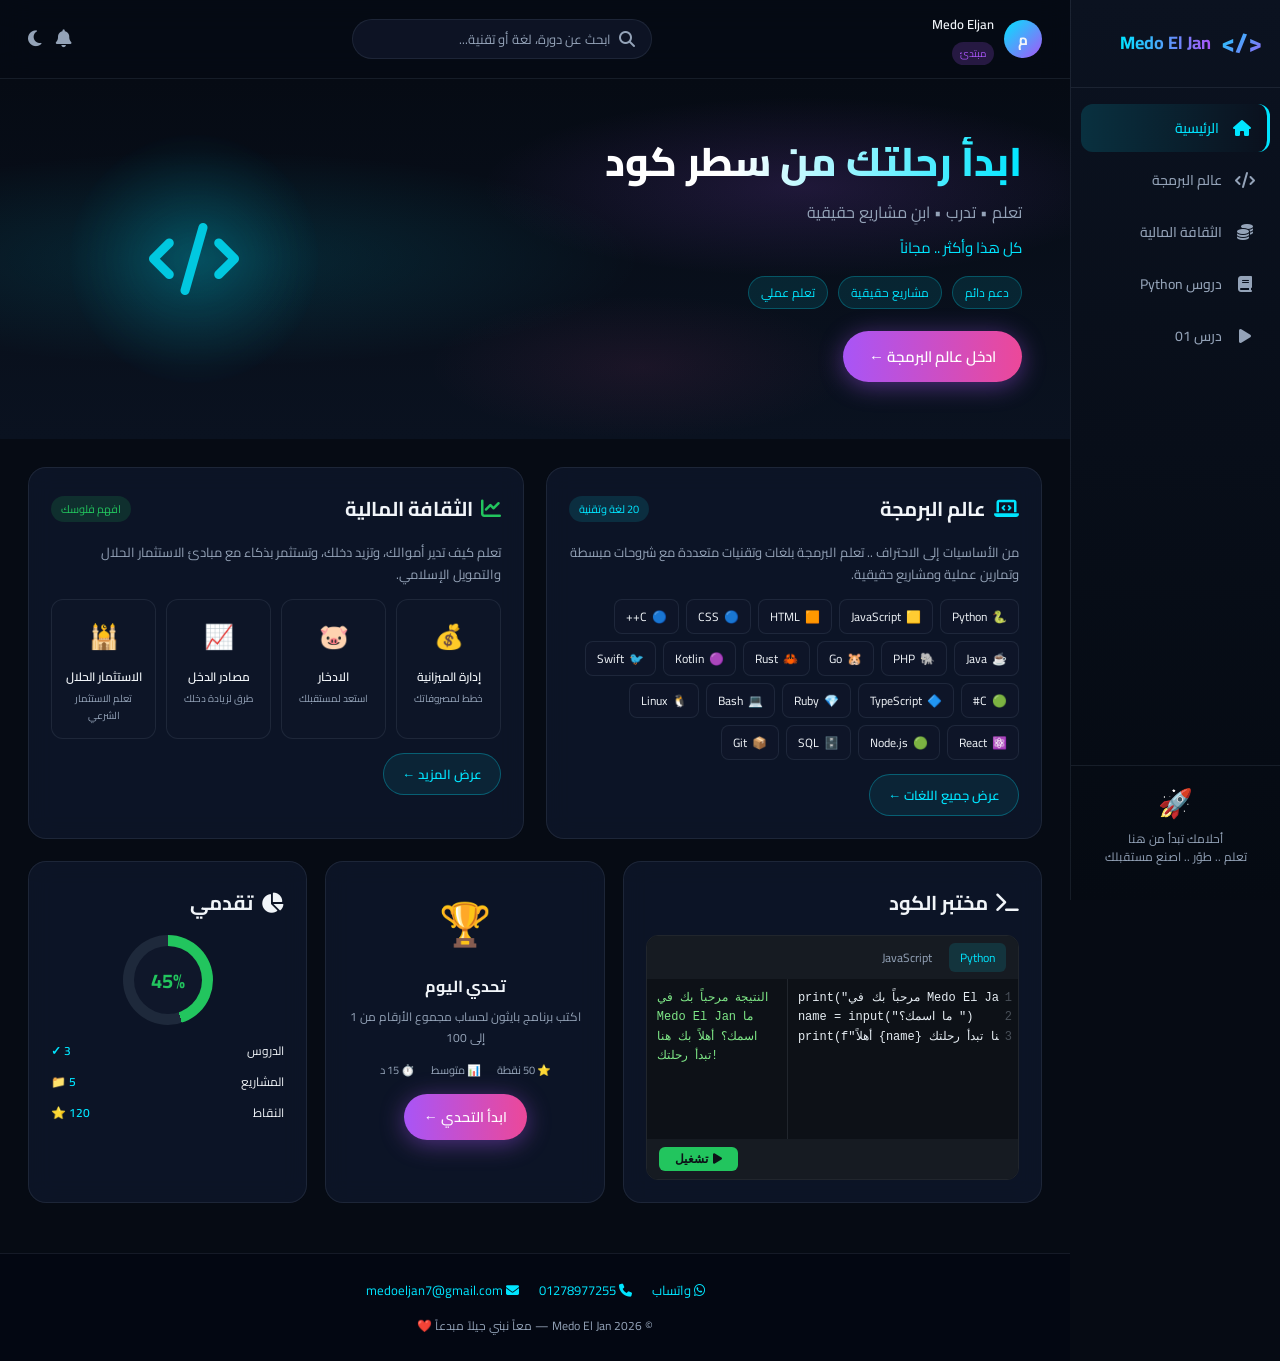
<file: index.html>
<!DOCTYPE html>
<html lang="ar" dir="rtl">
<head>
  <meta charset="UTF-8">
  <meta name="viewport" content="width=device-width, initial-scale=1.0">
  <title>Medo El Jan | منصة التعلم</title>
  <link rel="stylesheet" href="https://cdnjs.cloudflare.com/ajax/libs/font-awesome/6.5.0/css/all.min.css">
  <style>
/* Medo El Jan - High Fidelity Dark Neon UI */
@import url('https://fonts.googleapis.com/css2?family=Cairo:wght@300;400;500;600;700;800&display=swap');

:root {
  --bg: #060b14;
  --bg-card: rgba(15, 23, 42, 0.85);
  --bg-card-solid: #0f172a;
  --neon-cyan: #00e5ff;
  --neon-blue: #3b82f6;
  --neon-purple: #a855f7;
  --neon-pink: #ec4899;
  --neon-green: #22c55e;
  --neon-orange: #f59e0b;
  --text: #f1f5f9;
  --text-muted: #94a3b8;
  --border: rgba(148, 163, 184, 0.12);
  --sidebar-w: 210px;
  --radius: 18px;
}

* { margin: 0; padding: 0; box-sizing: border-box; }

html, body {
  font-family: 'Cairo', Tahoma, sans-serif;
  background: var(--bg) !important;
  color: var(--text) !important;
  direction: rtl;
  min-height: 100vh;
  overflow-x: hidden;
}

.sidebar {
  position: fixed; top: 0; right: 0;
  width: var(--sidebar-w); height: 100vh;
  background: linear-gradient(180deg, #0b1220 0%, #050a12 100%);
  border-left: 1px solid var(--border);
  display: flex; flex-direction: column; z-index: 1000; padding: 18px 0;
}
.sidebar-logo {
  display: flex; align-items: center; gap: 10px;
  padding: 0 18px 20px; border-bottom: 1px solid var(--border); margin-bottom: 16px;
}
.sidebar-logo .logo-icon {
  font-size: 26px; font-weight: 800;
  background: linear-gradient(135deg, #00e5ff, #a855f7);
  -webkit-background-clip: text; -webkit-text-fill-color: transparent;
}
.sidebar-logo .logo-text {
  font-size: 18px; font-weight: 700;
  background: linear-gradient(90deg, #00e5ff, #a855f7);
  -webkit-background-clip: text; -webkit-text-fill-color: transparent;
}
.sidebar-nav { flex: 1; display: flex; flex-direction: column; gap: 4px; padding: 0 10px; }
.nav-item {
  display: flex; align-items: center; gap: 12px;
  padding: 11px 14px; border-radius: 12px;
  color: var(--text-muted); text-decoration: none;
  font-size: 14px; font-weight: 500; transition: all 0.2s;
}
.nav-item:hover { background: rgba(0, 229, 255, 0.08); color: var(--neon-cyan); }
.nav-item.active {
  background: linear-gradient(90deg, rgba(0, 229, 255, 0.15), transparent);
  color: var(--neon-cyan); border-right: 3px solid var(--neon-cyan);
}
.nav-item i { width: 22px; text-align: center; font-size: 16px; }
.sidebar-bottom {
  padding: 16px; border-top: 1px solid var(--border);
  text-align: center; font-size: 12px; color: var(--text-muted); line-height: 1.5;
}
.sidebar-bottom .rocket { font-size: 28px; margin-bottom: 6px; }

.main-wrapper { margin-right: var(--sidebar-w); min-height: 100vh; display: flex; flex-direction: column; }

.top-header {
  display: flex; align-items: center; justify-content: space-between;
  padding: 12px 28px;
  background: rgba(6, 11, 20, 0.85); backdrop-filter: blur(16px);
  border-bottom: 1px solid var(--border); position: sticky; top: 0; z-index: 100;
}
.user-info { display: flex; align-items: center; gap: 10px; }
.user-avatar {
  width: 38px; height: 38px; border-radius: 50%;
  background: linear-gradient(135deg, #00e5ff, #a855f7);
  display: flex; align-items: center; justify-content: center; font-weight: 700; font-size: 15px;
}
.user-name { font-size: 13px; font-weight: 600; }
.user-badge { font-size: 10px; background: rgba(168, 85, 247, 0.2); color: var(--neon-purple); padding: 2px 8px; border-radius: 20px; }
.search-box {
  display: flex; align-items: center; gap: 8px;
  background: rgba(15, 23, 42, 0.8); border: 1px solid var(--border);
  border-radius: 50px; padding: 7px 16px; width: 300px;
}
.search-box input {
  background: none; border: none; outline: none;
  color: var(--text); font-family: inherit; font-size: 13px; width: 100%;
}
.search-box input::placeholder { color: var(--text-muted); }
.header-actions { display: flex; gap: 14px; }
.header-actions button { background: none; border: none; color: var(--text-muted); font-size: 18px; cursor: pointer; }
.header-actions button:hover { color: var(--neon-cyan); }

.hero {
  position: relative; height: 360px; overflow: hidden;
  display: flex; align-items: center; padding: 0 48px;
  background:
    radial-gradient(ellipse 80% 60% at 20% 50%, rgba(0, 229, 255, 0.12) 0%, transparent 50%),
    radial-gradient(ellipse 60% 50% at 75% 30%, rgba(168, 85, 247, 0.15) 0%, transparent 50%),
    radial-gradient(ellipse 40% 40% at 60% 80%, rgba(236, 72, 153, 0.08) 0%, transparent 50%),
    linear-gradient(180deg, #060b14 0%, #0a1220 100%);
}
.hero-content { position: relative; z-index: 2; max-width: 560px; }
.hero-content h1 {
  font-size: 40px; font-weight: 800; line-height: 1.25; margin-bottom: 10px;
  background: linear-gradient(90deg, #ffffff 30%, #00e5ff 100%);
  -webkit-background-clip: text; -webkit-text-fill-color: transparent;
}
.hero-content .subtitle { font-size: 16px; color: var(--text-muted); margin-bottom: 6px; }
.hero-tags { display: flex; gap: 10px; flex-wrap: wrap; margin: 14px 0 22px; }
.hero-tags span {
  background: rgba(0, 229, 255, 0.1); border: 1px solid rgba(0, 229, 255, 0.25);
  color: var(--neon-cyan); padding: 4px 12px; border-radius: 20px; font-size: 12px;
}
.btn-primary {
  display: inline-flex; align-items: center; gap: 8px;
  background: linear-gradient(90deg, #a855f7, #ec4899); color: #fff;
  padding: 11px 26px; border-radius: 50px; font-size: 15px; font-weight: 600;
  text-decoration: none; border: none; cursor: pointer;
  box-shadow: 0 4px 24px rgba(168, 85, 247, 0.45); transition: transform 0.2s, box-shadow 0.2s;
}
.btn-primary:hover { transform: translateY(-2px); box-shadow: 0 6px 30px rgba(168, 85, 247, 0.6); }
.btn-green { background: linear-gradient(90deg, #22c55e, #16a34a); box-shadow: 0 4px 24px rgba(34, 197, 94, 0.4); }
.btn-secondary {
  display: inline-flex; align-items: center; gap: 6px;
  background: rgba(0, 229, 255, 0.08); border: 1px solid rgba(0, 229, 255, 0.3);
  color: var(--neon-cyan); padding: 8px 18px; border-radius: 50px;
  font-size: 13px; font-weight: 600; text-decoration: none; transition: all 0.2s;
}
.btn-secondary:hover { background: rgba(0, 229, 255, 0.15); }
.hero-visual {
  position: absolute; left: 6%; top: 50%; transform: translateY(-50%);
  width: 260px; height: 260px; border-radius: 50%;
  background: radial-gradient(circle, rgba(0, 229, 255, 0.18) 0%, transparent 70%);
  display: flex; align-items: center; justify-content: center;
  font-size: 72px; color: var(--neon-cyan); opacity: 0.85;
  filter: drop-shadow(0 0 30px rgba(0, 229, 255, 0.3));
}

.content-area { padding: 28px; flex: 1; }
.section-grid { display: grid; grid-template-columns: 1fr 1fr; gap: 22px; margin-bottom: 22px; }
.card {
  background: var(--bg-card); border: 1px solid var(--border); border-radius: var(--radius);
  padding: 22px; backdrop-filter: blur(12px); transition: border-color 0.25s, box-shadow 0.25s;
}
.card:hover { border-color: rgba(0, 229, 255, 0.25); box-shadow: 0 8px 32px rgba(0, 0, 0, 0.35); }
.card-header { display: flex; align-items: center; justify-content: space-between; margin-bottom: 14px; }
.card-header h2 { font-size: 20px; font-weight: 700; display: flex; align-items: center; gap: 8px; }
.card-header .badge { background: rgba(0, 229, 255, 0.12); color: var(--neon-cyan); font-size: 11px; padding: 3px 10px; border-radius: 20px; }
.card p { color: var(--text-muted); font-size: 13px; line-height: 1.7; margin-bottom: 14px; }

.lang-pills { display: flex; flex-wrap: wrap; gap: 7px; margin-bottom: 14px; }
.lang-pill {
  display: flex; align-items: center; gap: 5px;
  background: rgba(15, 23, 42, 0.9); border: 1px solid var(--border);
  padding: 5px 11px; border-radius: 8px; font-size: 12px; color: var(--text);
  text-decoration: none; transition: all 0.2s;
}
.lang-pill:hover { border-color: var(--neon-cyan); background: rgba(0, 229, 255, 0.08); }

.finance-grid { display: grid; grid-template-columns: repeat(4, 1fr); gap: 10px; margin-bottom: 14px; }
.finance-item {
  background: rgba(15, 23, 42, 0.7); border: 1px solid var(--border); border-radius: 12px;
  padding: 14px 8px; text-align: center; transition: all 0.2s; cursor: pointer;
}
.finance-item:hover { border-color: var(--neon-green); background: rgba(34, 197, 94, 0.07); }
.finance-item .icon { font-size: 24px; margin-bottom: 6px; }
.finance-item h4 { font-size: 12px; font-weight: 600; margin-bottom: 2px; }
.finance-item p { font-size: 10px; color: var(--text-muted); margin: 0; }

.bottom-grid { display: grid; grid-template-columns: 1.5fr 1fr 1fr; gap: 18px; margin-bottom: 22px; }

.code-editor { background: #0d1117; border-radius: 12px; overflow: hidden; border: 1px solid #21262d; }
.code-tabs { display: flex; gap: 6px; background: #161b22; padding: 7px 12px; }
.code-tab { padding: 3px 11px; border-radius: 6px; font-size: 12px; cursor: pointer; color: var(--text-muted); }
.code-tab.active { background: rgba(0, 229, 255, 0.12); color: var(--neon-cyan); }
.code-body { display: flex; min-height: 160px; }
.code-lines {
  background: #0d1117; padding: 10px 6px; color: #484f58;
  font-family: 'Courier New', monospace; font-size: 12px; text-align: left; direction: ltr; user-select: none; line-height: 1.6;
}
.code-content {
  flex: 1; padding: 10px; font-family: 'Courier New', monospace; font-size: 12px; color: #e6edf3;
  direction: ltr; text-align: left; white-space: pre; overflow-x: auto; line-height: 1.6;
}
.code-output {
  width: 38%; background: #0d1117; border-right: 1px solid #21262d; padding: 10px;
  font-family: 'Courier New', monospace; font-size: 12px; color: #7ee787; direction: ltr; text-align: left; line-height: 1.6;
}
.code-run { display: flex; justify-content: flex-end; padding: 8px 12px; background: #161b22; }
.btn-run {
  background: var(--neon-green); color: #0d1117; border: none; padding: 5px 16px; border-radius: 6px;
  font-weight: 600; font-size: 12px; cursor: pointer; display: flex; align-items: center; gap: 5px;
}

.challenge-card { text-align: center; }
.challenge-card .trophy { font-size: 42px; margin-bottom: 8px; }
.challenge-card h3 { font-size: 16px; margin-bottom: 6px; }
.challenge-card p { font-size: 12px; margin-bottom: 12px; }
.challenge-meta { display: flex; justify-content: center; gap: 16px; margin-bottom: 14px; font-size: 11px; color: var(--text-muted); }

.progress-circle {
  width: 90px; height: 90px; border-radius: 50%;
  background: conic-gradient(var(--neon-green) 0% 45%, #1e293b 45% 100%);
  display: flex; align-items: center; justify-content: center; margin: 0 auto 14px; position: relative;
}
.progress-circle::before {
  content: ''; width: 68px; height: 68px; border-radius: 50%;
  background: var(--bg-card-solid); position: absolute;
}
.progress-circle span { position: relative; font-size: 20px; font-weight: 700; color: var(--neon-green); }
.progress-stats { display: flex; flex-direction: column; gap: 8px; }
.progress-stat { display: flex; justify-content: space-between; font-size: 12px; }
.progress-stat .value { font-weight: 600; color: var(--neon-cyan); }

.lang-paths { display: flex; gap: 10px; overflow-x: auto; padding: 8px 0 18px; scrollbar-width: thin; }
.lang-card {
  min-width: 100px; background: var(--bg-card); border: 1px solid var(--border); border-radius: 14px;
  padding: 14px 10px; text-align: center; cursor: pointer; transition: all 0.2s;
  text-decoration: none; color: inherit; flex-shrink: 0;
}
.lang-card:hover, .lang-card.active { border-color: var(--neon-cyan); background: rgba(0, 229, 255, 0.07); transform: translateY(-3px); }
.lang-card .lang-icon { font-size: 28px; margin-bottom: 6px; }
.lang-card h4 { font-size: 12px; font-weight: 600; }
.lang-card small { font-size: 10px; color: var(--text-muted); }

.lessons-list { display: grid; gap: 10px; }
.lesson-item {
  display: flex; align-items: center; gap: 14px;
  background: var(--bg-card); border: 1px solid var(--border); border-radius: 12px;
  padding: 14px 18px; transition: all 0.2s; text-decoration: none; color: inherit;
}
.lesson-item:hover { border-color: var(--neon-cyan); background: rgba(0, 229, 255, 0.04); }
.lesson-num {
  width: 36px; height: 36px; border-radius: 9px;
  background: rgba(0, 229, 255, 0.1); color: var(--neon-cyan);
  display: flex; align-items: center; justify-content: center; font-weight: 700; font-size: 13px; flex-shrink: 0;
}
.lesson-info { flex: 1; }
.lesson-info h4 { font-size: 14px; margin-bottom: 3px; }
.lesson-info p { font-size: 11px; color: var(--text-muted); margin: 0; }
.lesson-meta { display: flex; gap: 12px; font-size: 11px; color: var(--text-muted); }

.finance-topics { display: grid; grid-template-columns: repeat(auto-fill, minmax(150px, 1fr)); gap: 12px; margin-bottom: 26px; }
.topic-card {
  background: var(--bg-card); border: 1px solid var(--border); border-radius: 14px;
  padding: 18px 12px; text-align: center; transition: all 0.2s; cursor: pointer;
  text-decoration: none; color: inherit;
}
.topic-card:hover { border-color: var(--neon-green); transform: translateY(-3px); box-shadow: 0 6px 20px rgba(34, 197, 94, 0.12); }
.topic-card .icon { font-size: 28px; margin-bottom: 8px; }
.topic-card h4 { font-size: 13px; font-weight: 600; margin-bottom: 4px; }
.topic-card p { font-size: 11px; color: var(--text-muted); margin: 0; }

.widgets-row { display: grid; grid-template-columns: repeat(3, 1fr); gap: 16px; margin-bottom: 22px; }
.widget { background: var(--bg-card); border: 1px solid var(--border); border-radius: 14px; padding: 18px; }
.widget h3 { font-size: 14px; margin-bottom: 12px; display: flex; align-items: center; gap: 6px; }

.lesson-page { max-width: 880px; margin: 0 auto; padding: 28px; }
.lesson-header { margin-bottom: 24px; }
.lesson-header h1 { font-size: 26px; margin-bottom: 6px; }
.lesson-header .meta { display: flex; gap: 16px; color: var(--text-muted); font-size: 13px; }
.lesson-content {
  background: var(--bg-card); border: 1px solid var(--border); border-radius: 14px;
  padding: 28px; margin-bottom: 24px; line-height: 1.85; font-size: 15px;
}
.lesson-content h2 { color: var(--neon-cyan); margin: 20px 0 10px; font-size: 18px; }
.lesson-content h3 { color: var(--neon-purple); margin: 16px 0 8px; font-size: 16px; }
.lesson-content pre {
  background: #0d1117; padding: 14px; border-radius: 10px; direction: ltr; text-align: left;
  overflow-x: auto; margin: 14px 0; font-family: 'Courier New', monospace; font-size: 13px;
  border: 1px solid #21262d; line-height: 1.5;
}
.lesson-content code {
  background: rgba(0, 229, 255, 0.1); padding: 1px 5px; border-radius: 4px;
  font-family: 'Courier New', monospace; font-size: 13px; color: var(--neon-cyan);
}
.questions-section { background: var(--bg-card); border: 1px solid var(--border); border-radius: 14px; padding: 28px; }
.questions-section h2 { margin-bottom: 18px; color: var(--neon-orange); }
.question { margin-bottom: 20px; padding-bottom: 16px; border-bottom: 1px solid var(--border); }
.question:last-child { border-bottom: none; }
.question h4 { margin-bottom: 10px; font-size: 14px; }
.question label {
  display: block; padding: 7px 12px; background: rgba(15, 23, 42, 0.7); border-radius: 8px;
  margin-bottom: 6px; cursor: pointer; transition: all 0.15s; font-size: 13px;
}
.question label:hover { background: rgba(0, 229, 255, 0.08); }
.question input[type="radio"] { margin-left: 8px; }

.site-footer { background: #030712; border-top: 1px solid var(--border); padding: 24px; text-align: center; }
.footer-links { display: flex; justify-content: center; gap: 24px; margin-bottom: 14px; flex-wrap: wrap; }
.footer-links a { color: var(--text-muted); text-decoration: none; font-size: 13px; display: flex; align-items: center; gap: 5px; }
.footer-links a:hover { color: var(--neon-cyan); }
.footer-contact { display: flex; justify-content: center; gap: 20px; margin-bottom: 12px; flex-wrap: wrap; font-size: 13px; }
.footer-contact a { color: var(--neon-cyan); text-decoration: none; }
.footer-copy { color: var(--text-muted); font-size: 12px; }

@media (max-width: 1100px) {
  .section-grid, .bottom-grid, .widgets-row { grid-template-columns: 1fr; }
  .finance-grid { grid-template-columns: repeat(2, 1fr); }
  .hero-visual { display: none; }
}
@media (max-width: 768px) {
  .sidebar { width: 64px; }
  .sidebar-logo .logo-text, .nav-item span, .sidebar-bottom p { display: none; }
  .main-wrapper { margin-right: 64px; }
  .search-box { width: 160px; }
  .hero { padding: 0 18px; height: 280px; }
  .hero-content h1 { font-size: 26px; }
  .content-area { padding: 14px; }
}

  /* Extra for single-page */
  .page-section { display: none; }
  .page-section.active { display: block; }
  .sidebar { z-index: 1001; }
  </style>
</head>
<body>
  <!-- SIDEBAR -->
  <aside class="sidebar">
    <div class="sidebar-logo">
      <span class="logo-icon">&lt;/&gt;</span>
      <span class="logo-text">Medo El Jan</span>
    </div>
    <nav class="sidebar-nav">
      <a href="#" class="nav-item active" data-page="home"><i class="fas fa-home"></i> <span>الرئيسية</span></a>
      <a href="#" class="nav-item" data-page="programming"><i class="fas fa-code"></i> <span>عالم البرمجة</span></a>
      <a href="#" class="nav-item" data-page="finance"><i class="fas fa-coins"></i> <span>الثقافة المالية</span></a>
      <a href="#" class="nav-item" data-page="python"><i class="fas fa-book"></i> <span>دروس Python</span></a>
      <a href="#" class="nav-item" data-page="lesson1"><i class="fas fa-play"></i> <span>درس 01</span></a>
    </nav>
    <div class="sidebar-bottom">
      <div class="rocket">🚀</div>
      <p>أحلامك تبدأ من هنا<br>تعلم .. طوّر .. اصنع مستقبلك</p>
    </div>
  </aside>

  <div class="main-wrapper">
    <!-- HEADER -->
    <header class="top-header">
      <div class="user-info">
        <div class="user-avatar">م</div>
        <div>
          <div class="user-name">Medo Eljan</div>
          <span class="user-badge">مبتدئ</span>
        </div>
      </div>
      <div class="search-box">
        <i class="fas fa-search" style="color:var(--text-muted)"></i>
        <input type="text" placeholder="ابحث عن دورة، لغة أو تقنية...">
      </div>
      <div class="header-actions">
        <button><i class="fas fa-bell"></i></button>
        <button><i class="fas fa-moon"></i></button>
      </div>
    </header>

    <!-- ==================== HOME ==================== -->
    <div id="page-home" class="page-section active">
      <section class="hero">
        <div class="hero-content">
          <h1>ابدأ رحلتك من سطر كود</h1>
          <p class="subtitle">تعلم • تدرب • ابنِ مشاريع حقيقية</p>
          <p class="subtitle" style="font-size:15px;color:var(--neon-cyan)">كل هذا وأكثر .. مجاناً</p>
          <div class="hero-tags">
            <span>دعم دائم</span>
            <span>مشاريع حقيقية</span>
            <span>تعلم عملي</span>
          </div>
          <a href="#" class="btn-primary" data-page="programming">ادخل عالم البرمجة ←</a>
        </div>
        <div class="hero-visual"><i class="fas fa-code"></i></div>
      </section>

      <div class="content-area">
        <div class="section-grid">
          <div class="card">
            <div class="card-header">
              <h2><i class="fas fa-laptop-code" style="color:var(--neon-cyan)"></i> عالم البرمجة</h2>
              <span class="badge">20 لغة وتقنية</span>
            </div>
            <p>من الأساسيات إلى الاحتراف .. تعلم البرمجة بلغات وتقنيات متعددة مع شروحات مبسطة وتمارين عملية ومشاريع حقيقية.</p>
            <div class="lang-pills">
              <a href="#" class="lang-pill" data-page="python"><span>🐍</span> Python</a>
              <a href="#" class="lang-pill"><span>🟨</span> JavaScript</a>
              <a href="#" class="lang-pill"><span>🟧</span> HTML</a>
              <a href="#" class="lang-pill"><span>🔵</span> CSS</a>
              <a href="#" class="lang-pill"><span>🔵</span> C++</a>
              <a href="#" class="lang-pill"><span>☕</span> Java</a>
              <a href="#" class="lang-pill"><span>🐘</span> PHP</a>
              <a href="#" class="lang-pill"><span>🐹</span> Go</a>
              <a href="#" class="lang-pill"><span>🦀</span> Rust</a>
              <a href="#" class="lang-pill"><span>🟣</span> Kotlin</a>
              <a href="#" class="lang-pill"><span>🐦</span> Swift</a>
              <a href="#" class="lang-pill"><span>🟢</span> C#</a>
              <a href="#" class="lang-pill"><span>🔷</span> TypeScript</a>
              <a href="#" class="lang-pill"><span>💎</span> Ruby</a>
              <a href="#" class="lang-pill"><span>💻</span> Bash</a>
              <a href="#" class="lang-pill"><span>🐧</span> Linux</a>
              <a href="#" class="lang-pill"><span>⚛️</span> React</a>
              <a href="#" class="lang-pill"><span>🟢</span> Node.js</a>
              <a href="#" class="lang-pill"><span>🗄️</span> SQL</a>
              <a href="#" class="lang-pill"><span>📦</span> Git</a>
            </div>
            <a href="#" class="btn-secondary" data-page="programming">عرض جميع اللغات ←</a>
          </div>

          <div class="card">
            <div class="card-header">
              <h2><i class="fas fa-chart-line" style="color:var(--neon-green)"></i> الثقافة المالية</h2>
              <span class="badge" style="background:rgba(34,197,94,0.15);color:var(--neon-green)">افهم فلوسك</span>
            </div>
            <p>تعلم كيف تدير أموالك، وتزيد دخلك، وتستثمر بذكاء مع مبادئ الاستثمار الحلال والتمويل الإسلامي.</p>
            <div class="finance-grid">
              <div class="finance-item"><div class="icon">💰</div><h4>إدارة الميزانية</h4><p>خطط لمصروفاتك</p></div>
              <div class="finance-item"><div class="icon">🐷</div><h4>الادخار</h4><p>استعد لمستقبلك</p></div>
              <div class="finance-item"><div class="icon">📈</div><h4>مصادر الدخل</h4><p>طرق لزيادة دخلك</p></div>
              <div class="finance-item"><div class="icon">🕌</div><h4>الاستثمار الحلال</h4><p>تعلم الاستثمار الشرعي</p></div>
            </div>
            <a href="#" class="btn-secondary" data-page="finance">عرض المزيد ←</a>
          </div>
        </div>

        <div class="bottom-grid">
          <div class="card">
            <div class="card-header"><h2><i class="fas fa-terminal"></i> مختبر الكود</h2></div>
            <div class="code-editor">
              <div class="code-tabs"><span class="code-tab active">Python</span><span class="code-tab">JavaScript</span></div>
              <div class="code-body">
                <div class="code-lines">1<br>2<br>3</div>
                <div class="code-content">print("مرحباً بك في Medo El Jan")
name = input("ما اسمك؟ ")
print(f"أهلاً {name} هنا تبدأ رحلتك!")</div>
                <div class="code-output">النتيجة
مرحباً بك في Medo El Jan
ما اسمك؟
أهلاً بك هنا تبدأ رحلتك!</div>
              </div>
              <div class="code-run"><button class="btn-run"><i class="fas fa-play"></i> تشغيل</button></div>
            </div>
          </div>
          <div class="card challenge-card">
            <div class="trophy">🏆</div>
            <h3>تحدي اليوم</h3>
            <p>اكتب برنامج بايثون لحساب مجموع الأرقام من 1 إلى 100</p>
            <div class="challenge-meta"><span>⭐ 50 نقطة</span><span>📊 متوسط</span><span>⏱️ 15 د</span></div>
            <a href="#" class="btn-primary" data-page="python" style="font-size:14px;padding:10px 20px">ابدأ التحدي ←</a>
          </div>
          <div class="card">
            <div class="card-header"><h2><i class="fas fa-chart-pie"></i> تقدمي</h2></div>
            <div class="progress-circle"><span>45%</span></div>
            <div class="progress-stats">
              <div class="progress-stat"><span>الدروس</span><span class="value">3 ✓</span></div>
              <div class="progress-stat"><span>المشاريع</span><span class="value">5 📁</span></div>
              <div class="progress-stat"><span>النقاط</span><span class="value">120 ⭐</span></div>
            </div>
          </div>
        </div>
      </div>
    </div>

    <!-- ==================== PROGRAMMING ==================== -->
    <div id="page-programming" class="page-section">
      <section class="hero" style="height:300px">
        <div class="hero-content">
          <h1>عالم البرمجة</h1>
          <p class="subtitle">ابدأ من الصفر.. واكتب أول سطر كود</p>
          <div class="hero-tags"><span>دعم دائم</span><span>مشاريع حقيقية</span><span>تعلم عملي</span></div>
          <a href="#" class="btn-primary" data-page="python">ابدأ رحلتك ←</a>
        </div>
        <div class="hero-visual"><i class="fas fa-laptop-code"></i></div>
      </section>
      <div class="content-area">
        <h2 style="margin-bottom:8px;font-size:18px"><i class="fas fa-road" style="color:var(--neon-cyan)"></i> مسارات لغات البرمجة — 20 لغة</h2>
        <div class="lang-paths">
          <a href="#" class="lang-card active" data-page="python"><div class="lang-icon">🐍</div><h4>Python</h4><small>40 درس</small></a>
          <a href="#" class="lang-card"><div class="lang-icon">🟨</div><h4>JavaScript</h4><small>25 درس</small></a>
          <a href="#" class="lang-card"><div class="lang-icon">🟧</div><h4>HTML & CSS</h4><small>20 درس</small></a>
          <a href="#" class="lang-card"><div class="lang-icon">🔵</div><h4>C++</h4><small>30 درس</small></a>
          <a href="#" class="lang-card"><div class="lang-icon">☕</div><h4>Java</h4><small>28 درس</small></a>
          <a href="#" class="lang-card"><div class="lang-icon">🐘</div><h4>PHP</h4><small>22 درس</small></a>
          <a href="#" class="lang-card"><div class="lang-icon">🟣</div><h4>Kotlin</h4><small>18 درس</small></a>
          <a href="#" class="lang-card"><div class="lang-icon">🐹</div><h4>Go</h4><small>20 درس</small></a>
          <a href="#" class="lang-card"><div class="lang-icon">🦀</div><h4>Rust</h4><small>24 درس</small></a>
          <a href="#" class="lang-card"><div class="lang-icon">🐧</div><h4>Linux</h4><small>15 درس</small></a>
          <a href="#" class="lang-card"><div class="lang-icon">🗄️</div><h4>SQL</h4><small>16 درس</small></a>
          <a href="#" class="lang-card"><div class="lang-icon">🟢</div><h4>Node.js</h4><small>20 درس</small></a>
          <a href="#" class="lang-card"><div class="lang-icon">🐦</div><h4>Swift</h4><small>18 درس</small></a>
          <a href="#" class="lang-card"><div class="lang-icon">🟢</div><h4>C#</h4><small>22 درس</small></a>
          <a href="#" class="lang-card"><div class="lang-icon">🔷</div><h4>TypeScript</h4><small>18 درس</small></a>
          <a href="#" class="lang-card"><div class="lang-icon">💎</div><h4>Ruby</h4><small>16 درس</small></a>
          <a href="#" class="lang-card"><div class="lang-icon">💻</div><h4>Bash</h4><small>12 درس</small></a>
          <a href="#" class="lang-card"><div class="lang-icon">⚛️</div><h4>React</h4><small>25 درس</small></a>
          <a href="#" class="lang-card"><div class="lang-icon">📦</div><h4>Git</h4><small>10 درس</small></a>
          <a href="#" class="lang-card"><div class="lang-icon">📱</div><h4>Flutter</h4><small>20 درس</small></a>
        </div>
        <div style="margin-top:20px">
          <a href="#" class="btn-primary" data-page="python">ابدأ دروس Python (40 درس) ←</a>
        </div>
      </div>
    </div>

    <!-- ==================== FINANCE ==================== -->
    <div id="page-finance" class="page-section">
      <section class="hero" style="height:300px;background:radial-gradient(ellipse at 40% 50%,rgba(34,197,94,0.12) 0%,transparent 50%),linear-gradient(180deg,#060b14 0%,#0a1220 100%)">
        <div class="hero-content">
          <h1 style="background:linear-gradient(90deg,#fff,#22c55e);-webkit-background-clip:text;-webkit-text-fill-color:transparent">عالم الثقافة المالية</h1>
          <p class="subtitle">افهم فلوسك وابنِ مستقبلك</p>
          <p style="color:var(--text-muted);font-size:14px;margin:8px 0 16px">تعلم كيف تدير مصروفك .. ادخر بذكاء .. استثمر بوعي</p>
          <a href="#fin-lessons" class="btn-primary btn-green">ابدأ رحلتك الآن ←</a>
        </div>
        <div class="hero-visual" style="color:var(--neon-green)"><i class="fas fa-chart-line"></i></div>
      </section>
      <div class="content-area">
        <div class="finance-topics">
          <div class="topic-card"><div class="icon">🛡️</div><h4>احذر الاحتيال</h4><p>احمِ نفسك من النصب</p></div>
          <div class="topic-card"><div class="icon">⚠️</div><h4>فهم المخاطر</h4><p>تعرف على المخاطر المالية</p></div>
          <div class="topic-card"><div class="icon">🕌</div><h4>التمويل الإسلامي</h4><p>حلول متوافقة مع الشريعة</p></div>
          <div class="topic-card"><div class="icon">📊</div><h4>الاستثمار المسؤول</h4><p>استثمر بذكاء</p></div>
          <div class="topic-card"><div class="icon">💵</div><h4>مصادر الدخل</h4><p>طرق زيادة دخلك</p></div>
          <div class="topic-card"><div class="icon">📋</div><h4>الميزانية</h4><p>خطط لمصاريفك</p></div>
          <div class="topic-card"><div class="icon">👛</div><h4>إدارة المصروف</h4><p>تحكم في أموالك</p></div>
        </div>
        <div id="fin-lessons">
          <h2 style="margin-bottom:16px"><i class="fas fa-book-open" style="color:var(--neon-green)"></i> دروس الثقافة المالية</h2>
          <div class="lessons-list">
            <div class="lesson-item"><div class="lesson-num" style="background:rgba(34,197,94,0.15);color:var(--neon-green)">01</div><div class="lesson-info"><h4>مقدمة في الثقافة المالية</h4><p>لماذا يجب أن تتعلم إدارة أموالك</p></div></div>
            <div class="lesson-item"><div class="lesson-num" style="background:rgba(34,197,94,0.15);color:var(--neon-green)">02</div><div class="lesson-info"><h4>كيف تبدأ تحافظ على فلوسك (الادخار)</h4><p>قواعد الادخار الذهبية وقاعدة 50/30/20</p></div></div>
            <div class="lesson-item"><div class="lesson-num" style="background:rgba(34,197,94,0.15);color:var(--neon-green)">03</div><div class="lesson-info"><h4>إدارة الميزانية الشخصية</h4><p>كيف تسجل دخلك ومصروفاتك</p></div></div>
            <div class="lesson-item"><div class="lesson-num" style="background:rgba(34,197,94,0.15);color:var(--neon-green)">04</div><div class="lesson-info"><h4>إزاي تبدأ تستثمر فلوسك</h4><p>مفهوم الاستثمار وأول خطواتك</p></div></div>
            <div class="lesson-item"><div class="lesson-num" style="background:rgba(34,197,94,0.15);color:var(--neon-green)">05</div><div class="lesson-info"><h4>الاستثمار في الأسهم للمبتدئين</h4><p>ما هي الأسهم وكيف تشتري</p></div></div>
            <div class="lesson-item"><div class="lesson-num" style="background:rgba(34,197,94,0.15);color:var(--neon-green)">06</div><div class="lesson-info"><h4>مصادر الدخل الإضافي</h4><p>فريلانس وبيع منتجات</p></div></div>
            <div class="lesson-item"><div class="lesson-num" style="background:rgba(34,197,94,0.15);color:var(--neon-green)">07</div><div class="lesson-info"><h4>الاستثمار الحلال والتمويل الإسلامي</h4><p>مبادئ الشريعة والصكوك</p></div></div>
            <div class="lesson-item"><div class="lesson-num" style="background:rgba(34,197,94,0.15);color:var(--neon-green)">08</div><div class="lesson-info"><h4>احذر الاحتيال والنصب المالي</h4><p>أشهر طرق الاحتيال وكيف تحمي نفسك</p></div></div>
          </div>
        </div>
      </div>
    </div>

    <!-- ==================== PYTHON LESSONS LIST ==================== -->
    <div id="page-python" class="page-section">
      <div class="content-area">
        <h1 style="font-size:26px;margin-bottom:6px">🐍 مسار تعلم Python الكامل</h1>
        <p style="color:var(--text-muted);margin-bottom:20px">40 درس • كل درس ≈ 30 سطر شرح + 10 أسئلة • من الصفر حتى المتقدم</p>
        <div class="lessons-list">
          <a href="#" class="lesson-item" data-page="lesson1"><div class="lesson-num">01</div><div class="lesson-info"><h4>مقدمة إلى لغة Python وتثبيت البيئة</h4><p>تعرف على بايثون + تثبيت Python و VS Code</p></div><div class="lesson-meta"><span>⏱️ 20 د</span><span>📝 10 أسئلة</span></div></a>
          <a href="#" class="lesson-item" data-page="lesson2"><div class="lesson-num">02</div><div class="lesson-info"><h4>أول برنامج لك + دالة print و input</h4><p>اكتب أول سطر كود واستقبل مدخلات</p></div><div class="lesson-meta"><span>⏱️ 25 د</span><span>📝 10 أسئلة</span></div></a>
          <a href="#" class="lesson-item" data-page="lesson3"><div class="lesson-num">03</div><div class="lesson-info"><h4>المتغيرات وأنواع البيانات الأساسية</h4><p>int, float, str, bool</p></div><div class="lesson-meta"><span>⏱️ 30 د</span><span>📝 10 أسئلة</span></div></a>
          <div class="lesson-item"><div class="lesson-num">04</div><div class="lesson-info"><h4>العمليات الحسابية والمنطقية</h4><p>الجمع والطرح والضرب + and or not</p></div><div class="lesson-meta"><span>⏱️ 25 د</span></div></div>
          <div class="lesson-item"><div class="lesson-num">05</div><div class="lesson-info"><h4>الجمل الشرطية if / elif / else</h4><p>اتخاذ القرارات في البرنامج</p></div><div class="lesson-meta"><span>⏱️ 30 د</span></div></div>
          <div class="lesson-item"><div class="lesson-num">06</div><div class="lesson-info"><h4>حلقات التكرار for</h4><p>تكرار الأوامر باستخدام for و range</p></div><div class="lesson-meta"><span>⏱️ 30 د</span></div></div>
          <div class="lesson-item"><div class="lesson-num">07</div><div class="lesson-info"><h4>حلقات التكرار while</h4><p>التكرار بشرط + break و continue</p></div><div class="lesson-meta"><span>⏱️ 25 د</span></div></div>
          <div class="lesson-item"><div class="lesson-num">08</div><div class="lesson-info"><h4>القوائم (Lists)</h4><p>إنشاء القوائم والإضافة والحذف</p></div><div class="lesson-meta"><span>⏱️ 35 د</span></div></div>
          <div class="lesson-item"><div class="lesson-num">09</div><div class="lesson-info"><h4>الـ Tuples والـ Sets</h4><p>الفرق بين القوائم والـ tuples</p></div><div class="lesson-meta"><span>⏱️ 25 د</span></div></div>
          <div class="lesson-item"><div class="lesson-num">10</div><div class="lesson-info"><h4>القواميس (Dictionaries)</h4><p>تخزين البيانات كمفتاح وقيمة</p></div><div class="lesson-meta"><span>⏱️ 30 د</span></div></div>
          <p style="text-align:center;color:var(--text-muted);margin-top:16px">... و 30 درس آخر حتى المستوى المتقدم (الدوال، OOP، Flask، مشاريع تخرج)</p>
        </div>
      </div>
    </div>

    <!-- ==================== LESSON 01 ==================== -->
    <div id="page-lesson1" class="page-section">
      <div class="lesson-page">
        <div class="lesson-header">
          <h1>الدرس 01: مقدمة إلى لغة Python وتثبيت البيئة</h1>
          <div class="meta"><span>🐍 Python</span><span>⏱️ 20 دقيقة</span><span>📊 مبتدئ</span><span>📝 10 أسئلة</span></div>
        </div>
        <div class="lesson-content">
          <p>مرحباً بك في أول درس من مسار تعلم لغة Python! في هذا الدرس سنتعرف على اللغة بشكل عام، ونثبت الأدوات اللازمة لنبدأ الكتابة فوراً.</p>
          <h2>1. ما هي لغة Python؟</h2>
          <p>Python هي لغة برمجة عالية المستوى، مفسّرة (Interpreted)، وسهلة التعلم. صممها الهولندي جويدو فان روسوم عام 1991، وأصبحت اليوم من أكثر اللغات استخداماً في العالم.</p>
          <p>تتميز Python بقراءتها الشبيهة باللغة الإنجليزية، مما يجعلها مثالية للمبتدئين وللمحترفين على حد سواء.</p>
          <h2>2. لماذا نتعلم Python؟</h2>
          <p>- سهولة التعلم والقراءة<br>- مجتمع ضخم ودعم هائل<br>- تستخدم في: تطوير الويب، تحليل البيانات، الذكاء الاصطناعي، الأتمتة<br>- مكتبات جاهزة تقريباً لكل شيء<br>- مطلوبة بشدة في سوق العمل</p>
          <h2>3. تثبيت Python</h2>
          <p>اذهب إلى الموقع الرسمي python.org وحمّل أحدث إصدار مستقر. أثناء التثبيت على ويندوز، تأكد من تفعيل خيار "Add Python to PATH".</p>
          <pre>python --version</pre>
          <h2>4. تثبيت محرر الأكواد VS Code</h2>
          <p>ننصح بشدة باستخدام Visual Studio Code. حمّله من code.visualstudio.com ثم ثبّت إضافة Python الرسمية.</p>
          <h2>5. أول تجربة</h2>
          <pre>print("مرحباً بك في عالم Python مع Medo El Jan")</pre>
          <h2>ملخص الدرس</h2>
          <p>تعلمنا ما هي Python ولماذا هي مهمة، وكيف نثبتها مع محرر أكواد احترافي. في الدرس القادم سنكتب أول برامجنا الحقيقية.</p>
        </div>
        <div class="questions-section">
          <h2>📝 الأسئلة (10 أسئلة)</h2>
          <div class="question"><h4>1. من هو مصمم لغة Python؟</h4>
            <label><input type="radio" name="q1"> بيل جيتس</label>
            <label><input type="radio" name="q1"> جويدو فان روسوم</label>
            <label><input type="radio" name="q1"> مارك زوكربيرج</label>
            <label><input type="radio" name="q1"> لينوس تورفالدس</label></div>
          <div class="question"><h4>2. في أي عام ظهرت Python لأول مرة؟</h4>
            <label><input type="radio" name="q2"> 1989</label>
            <label><input type="radio" name="q2"> 1991</label>
            <label><input type="radio" name="q2"> 1995</label>
            <label><input type="radio" name="q2"> 2000</label></div>
          <div class="question"><h4>3. ما معنى أن Python لغة مفسّرة؟</h4>
            <label><input type="radio" name="q3"> يتم تحويلها مرة واحدة</label>
            <label><input type="radio" name="q3"> يتم تنفيذ الكود سطراً سطراً مباشرة</label>
            <label><input type="radio" name="q3"> تحتاج مترجم خاص</label>
            <label><input type="radio" name="q3"> لا تعمل إلا على ويندوز</label></div>
          <div class="question"><h4>4. ما هو الامتداد الرسمي لملفات Python؟</h4>
            <label><input type="radio" name="q4"> .py</label>
            <label><input type="radio" name="q4"> .python</label>
            <label><input type="radio" name="q4"> .pt</label>
            <label><input type="radio" name="q4"> .js</label></div>
          <div class="question"><h4>5. ماذا نكتب لطباعة رسالة في Python؟</h4>
            <label><input type="radio" name="q5"> echo("مرحبا")</label>
            <label><input type="radio" name="q5"> print("مرحبا")</label>
            <label><input type="radio" name="q5"> console.log("مرحبا")</label>
            <label><input type="radio" name="q5"> write("مرحبا")</label></div>
          <button class="btn-primary" style="margin-top:16px" onclick="alert('تم إرسال إجاباتك!')">تحقق من الإجابات</button>
        </div>
        <div style="display:flex;justify-content:space-between;margin-top:24px">
          <a href="#" class="btn-secondary" data-page="python">← كل الدروس</a>
          <a href="#" class="btn-primary" data-page="lesson2">الدرس التالي ←</a>
        </div>
      </div>
    </div>

    <!-- ==================== LESSON 02 ==================== -->
    <div id="page-lesson2" class="page-section">
      <div class="lesson-page">
        <div class="lesson-header">
          <h1>الدرس 02: أول برنامج لك + دالة print و input</h1>
          <div class="meta"><span>🐍 Python</span><span>⏱️ 25 دقيقة</span><span>📊 مبتدئ</span></div>
        </div>
        <div class="lesson-content">
          <p>في هذا الدرس سنكتب أول برامجنا الحقيقية ونتعلم أهم دالتين: print و input.</p>
          <h2>1. دالة print</h2>
          <pre>print("مرحباً بك في Medo El Jan")
print(100)
print(50 + 30)</pre>
          <h2>2. دالة input</h2>
          <pre>name = input("ما اسمك؟ ")
print("مرحباً بك يا", name)</pre>
          <h2>3. تحويل أنواع البيانات</h2>
          <pre>age = input("كم عمرك؟ ")
age = int(age)
print("بعد 5 سنين سيكون عمرك", age + 5)</pre>
          <h2>4. مثال كامل</h2>
          <pre>print("=== برنامج الترحيب ===")
name = input("اكتب اسمك: ")
age = int(input("اكتب عمرك: "))
print("أهلاً وسهلاً", name)
print("عمرك الحالي:", age)
print("بعد 10 سنوات:", age + 10)</pre>
        </div>
        <div style="display:flex;justify-content:space-between;margin-top:24px">
          <a href="#" class="btn-secondary" data-page="lesson1">→ الدرس السابق</a>
          <a href="#" class="btn-primary" data-page="lesson3">الدرس التالي ←</a>
        </div>
      </div>
    </div>

    <!-- ==================== LESSON 03 ==================== -->
    <div id="page-lesson3" class="page-section">
      <div class="lesson-page">
        <div class="lesson-header">
          <h1>الدرس 03: المتغيرات وأنواع البيانات الأساسية</h1>
          <div class="meta"><span>🐍 Python</span><span>⏱️ 30 دقيقة</span><span>📊 مبتدئ</span></div>
        </div>
        <div class="lesson-content">
          <p>المتغيرات هي صناديق نضع فيها البيانات لنستخدمها لاحقاً.</p>
          <h2>1. ما هو المتغير؟</h2>
          <pre>name = "Medo"
age = 25
height = 1.75
is_student = True</pre>
          <h2>2. أنواع البيانات الأساسية</h2>
          <p><strong>int</strong> (أعداد صحيحة) — <strong>float</strong> (عشرية) — <strong>str</strong> (نصوص) — <strong>bool</strong> (True/False)</p>
          <h2>3. معرفة النوع</h2>
          <pre>print(type(100))
print(type(3.14))
print(type("نص"))
print(type(True))</pre>
          <h2>4. التحويل بين الأنواع</h2>
          <pre>num_str = "50"
num_int = int(num_str)
print(num_int + 10)  # 60</pre>
        </div>
        <div style="display:flex;justify-content:space-between;margin-top:24px">
          <a href="#" class="btn-secondary" data-page="lesson2">→ الدرس السابق</a>
          <a href="#" class="btn-primary" data-page="python">كل الدروس ←</a>
        </div>
      </div>
    </div>

    <!-- FOOTER -->
    <footer class="site-footer">
      <div class="footer-contact">
        <a href="https://wa.me/message/IDAQMNL3ABVAN1" target="_blank"><i class="fab fa-whatsapp"></i> واتساب</a>
        <a href="tel:01278977255"><i class="fas fa-phone"></i> 01278977255</a>
        <a href="mailto:medoeljan7@gmail.com"><i class="fas fa-envelope"></i> medoeljan7@gmail.com</a>
      </div>
      <p class="footer-copy">© 2026 Medo El Jan — معاً نبني جيلاً مبدعاً ❤️</p>
    </footer>
  </div>

  <script>
  // Single page navigation
  function showPage(pageId) {
    document.querySelectorAll('.page-section').forEach(p => p.classList.remove('active'));
    const page = document.getElementById('page-' + pageId);
    if (page) page.classList.add('active');
    
    document.querySelectorAll('.nav-item').forEach(n => n.classList.remove('active'));
    const nav = document.querySelector('[data-page="'+pageId+'"]');
    if (nav && nav.classList.contains('nav-item')) nav.classList.add('active');
    
    window.scrollTo(0,0);
  }

  document.querySelectorAll('[data-page]').forEach(el => {
    el.addEventListener('click', function(e) {
      e.preventDefault();
      showPage(this.getAttribute('data-page'));
    });
  });

  // Run button
  document.querySelectorAll('.btn-run').forEach(btn => {
    btn.addEventListener('click', function() {
      const out = this.closest('.code-editor')?.querySelector('.code-output');
      if (out) {
        out.innerHTML = 'جاري التشغيل...\n> تم التنفيذ بنجاح ✓';
        setTimeout(() => out.innerHTML = 'النتيجة\nمرحباً بك في منصة Medo El Jan\nتم تشغيل الكود بنجاح!', 500);
      }
    });
  });
  </script>
</body>
</html>
</file>
